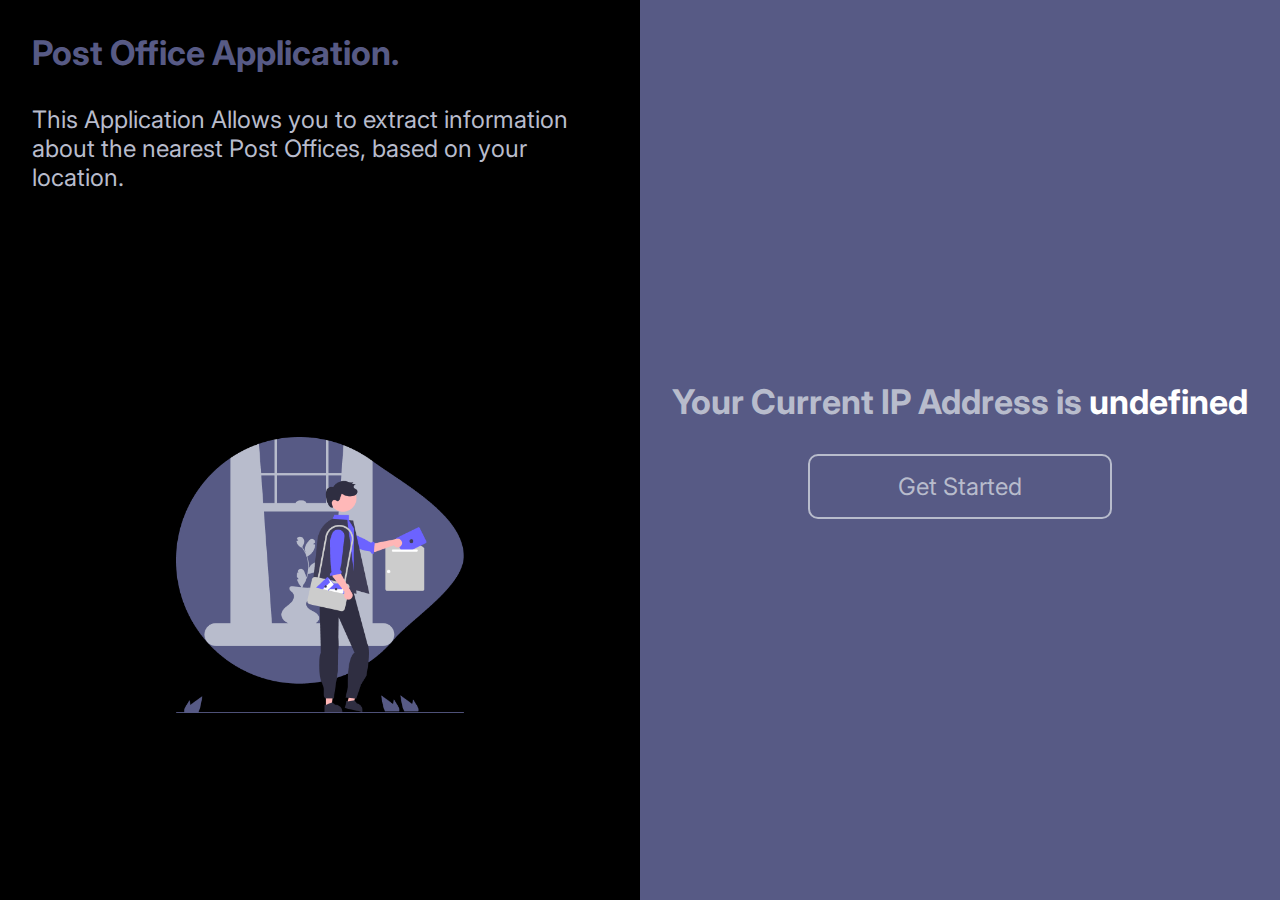
<file: index.html>
<!DOCTYPE html>
<html lang="en">
  <head>
    <meta charset="UTF-8" />
    <meta name="viewport" content="width=device-width, initial-scale=1.0" />
    <link rel="stylesheet" href="./styles.css" />
    <title>Search Post Offices</title>
  </head>
  <body>
    <div id="container" class="large_font_size">
      <div id="info_box">
        <p style="color: #575A85;font-weight: 700;">Post Office Application.</p>
        <p class="small_font_size" style="color: #B8BCCC;">
          This Application Allows you to extract information about the nearest
          Post Offices, based on your location.
        </p>
      </div>
      <div id="btn_box">
        <p style="font-weight: 700;">Your Current IP Address is <span id="ip_span" style="color: white;"></span></p>
        <button id="get_started_btn" class="small_font_size">Get Started</button>
      </div>
    </div>
    <div class="medium_font_size" id="onclick_container"  style="display: none;">
      <div id="first_info_div">
        <div>IP Address : <span id="ip_sec_span" style="color: white;"></span></div>
        <div>
          <div>Lat: <span id="lat_span"></span></div>
          <div>City: <span id="city_span"></span></div>
          <div>Organisation: <span id="org_span"></span></div>
        </div>
        <div>
          <div>Long: <span id="long_span"></span></div>
          <div>Region: <span id="reg_sapn"></span></div>
          <div>Hostname: <span id="host_span"></span></div>
        </div>
      </div>
      <div id="map_div">
        <h1 class="larger_font_size">Your Current Location</h1>
        <iframe
          id="map_frame"
          frameborder="0"
          style="border: 0"
        ></iframe>
      </div>

      <h1 class="larger_font_size">More Information About You</h1>
      <div id="second_info_div" >
        <p>Time Zone: <span id="tzone_span"></span></p>
        <p>Date And Time: <span id="dt_span"></span></p>
        <p>Pincode: <span id="pin_span"></span></p>
        <p>Message: <span>Number of pincode(s) found: <span id="num_span"></span></span></p>
      </div>

      <h1 class="larger_font_size">Post Offices Near You</h1>
      <div id="search_div">        
        <input type="text" class="medium_font_size" placeholder="Search By Name" />
        <img src="./assets/search_icon.png" alt="">
      </div>
      <div id="post_grid_div"></div>
    </div>
    <script src="./script.js"></script>
  </body>
</html>
</file>
<file: styles.css>
@import url('https://fonts.googleapis.com/css2?family=Inter:wght@100..900&display=swap');

*{
    font-family: "Inter", sans-serif;
    padding: 0;
    margin: 0;
    box-sizing:border-box;
}
body{
    display: flex;
    flex-direction: column;
}

#container{
 display: flex;
 width: 100%;
 height: 100vh;
 font-weight: 400;
}
.larger_font_size{
    font-size: 38px;
}

.large_font_size{
    font-size: 34px;
}
.medium_font_size{
    font-size: 32px;
}
.small_font_size{
    font-size: 24px;
}
#info_box{
    width: 50%;
    background-color: black;
    color: white;
    background-image: url("./assets/landing_page_img.png");
    background-repeat: no-repeat;
    background-size: 45%;
    background-position: bottom 30% left 50%; 
    padding: 2rem 2rem;
    display: flex;
    flex-direction: column;
    gap:2rem
}
#get_started_btn{
    background-color: #575A85;
    color:#B8BCCC;
    width: 50%;
    border:2px solid #B8BCCC;
    padding:1rem 0;
    border-radius: 10px;
}
#btn_box{
    width: 50%;
    background-color: #575A85;
    color: #B8BCCC;
    display: flex;
    flex-direction: column;
    justify-content: center;
    align-items: center;
    gap:2rem;
    padding: 1rem;
    text-align: center;
}


#onclick_container{
    background-color: black;
    color: rgba(184, 188, 204, 0.5);
    display: none;
    font-weight: 700;
    flex-direction: column;
    gap:4rem;
}
#first_info_div{
    display: flex;
    flex-direction: column;
    padding:3rem;
    margin-bottom: 4rem;
    gap:1rem;
}
#first_info_div > div:nth-child(1){
    margin-bottom: 3rem;
}
#first_info_div > div:nth-child(2),#first_info_div > div:nth-child(3){
    display: grid;
    grid-template-columns: 1fr 1fr 1fr;  
 }
#map_div{
    background-color: rgba(87, 90, 133, 1);
    padding: 2% 3rem 4% 3rem;
    display: flex;
    flex-direction: column;
    align-items: center;
    justify-content: center;
    gap:8%;
    height: 100vh;
}
#map_frame{
    width: 100%;
    height: 80%;
}
#second_info_div{
    display: flex;
    flex-direction: column;
    gap:1rem;
    padding: 3% 3rem;
}
#post_grid_div{
    display: grid;
    grid-template-columns: 1fr 1fr;
    gap:2rem;
    padding:2rem 3rem;
}
#post_grid_div > div{
    display: flex;
    flex-direction: column;
    background-color: rgba(87, 90, 133, 1);
    border-radius: 15px;
    gap:2rem;
    padding:3rem 4rem;
}
#onclick_container > h1{
    text-align: center;
    margin: 2% 0;
    color:#B8BCCC;
}
#search_div{
    display: flex;
    align-items: center;
    justify-content: center;
    padding:0 3rem;
    margin:3rem 0;    
}
input{
    width: 100%;
    padding:15px 5rem;
    position: relative;
    border:2px solid #575A85;
    background-color: black;
    border-radius: 10px;
    color:#B8BCCC;
}
#search_div > img{
    position: absolute;
    left:4.5rem;
}
#first_info_div span , #second_info_div  span, #post_grid_div  span{
    font-weight: 300;
}

@media screen and (max-width: 1024px) {
    .larger_font_size{
        font-size: 34px;
    }
    
    .large_font_size{
        font-size: 30px;
    }
    .medium_font_size{
        font-size: 28px;
    }
    .small_font_size{
        font-size: 20px;
    }
  }

  @media screen and (max-width: 1024px) {
    #post_grid_div{
        grid-template-columns: 1fr;
    }
    #onclick_container > h1{
        margin: 3rem 0;
    }
  }

  @media screen and (max-width: 768px) {
    #first_info_div{
        gap:3rem;
    }
    #first_info_div > div:nth-child(2),#first_info_div > div:nth-child(3){
        display: grid;
        grid-template-columns: 1fr 1fr; 
        grid-row-gap:2rem
     }

     .larger_font_size{
        font-size: 30px;
    }
    
    .large_font_size{
        font-size: 26px;
    }
    .medium_font_size{
        font-size: 24px;
    }
    .small_font_size{
        font-size: 16px;
    }

  }

  @media screen and (max-width: 480px) {
     .larger_font_size{
        font-size: 26px;
    }
    
    .large_font_size{
        font-size: 22px;
    }
    .medium_font_size{
        font-size: 20px;
    }
    .small_font_size{
        font-size: 12px;
    }

  }
</file>
